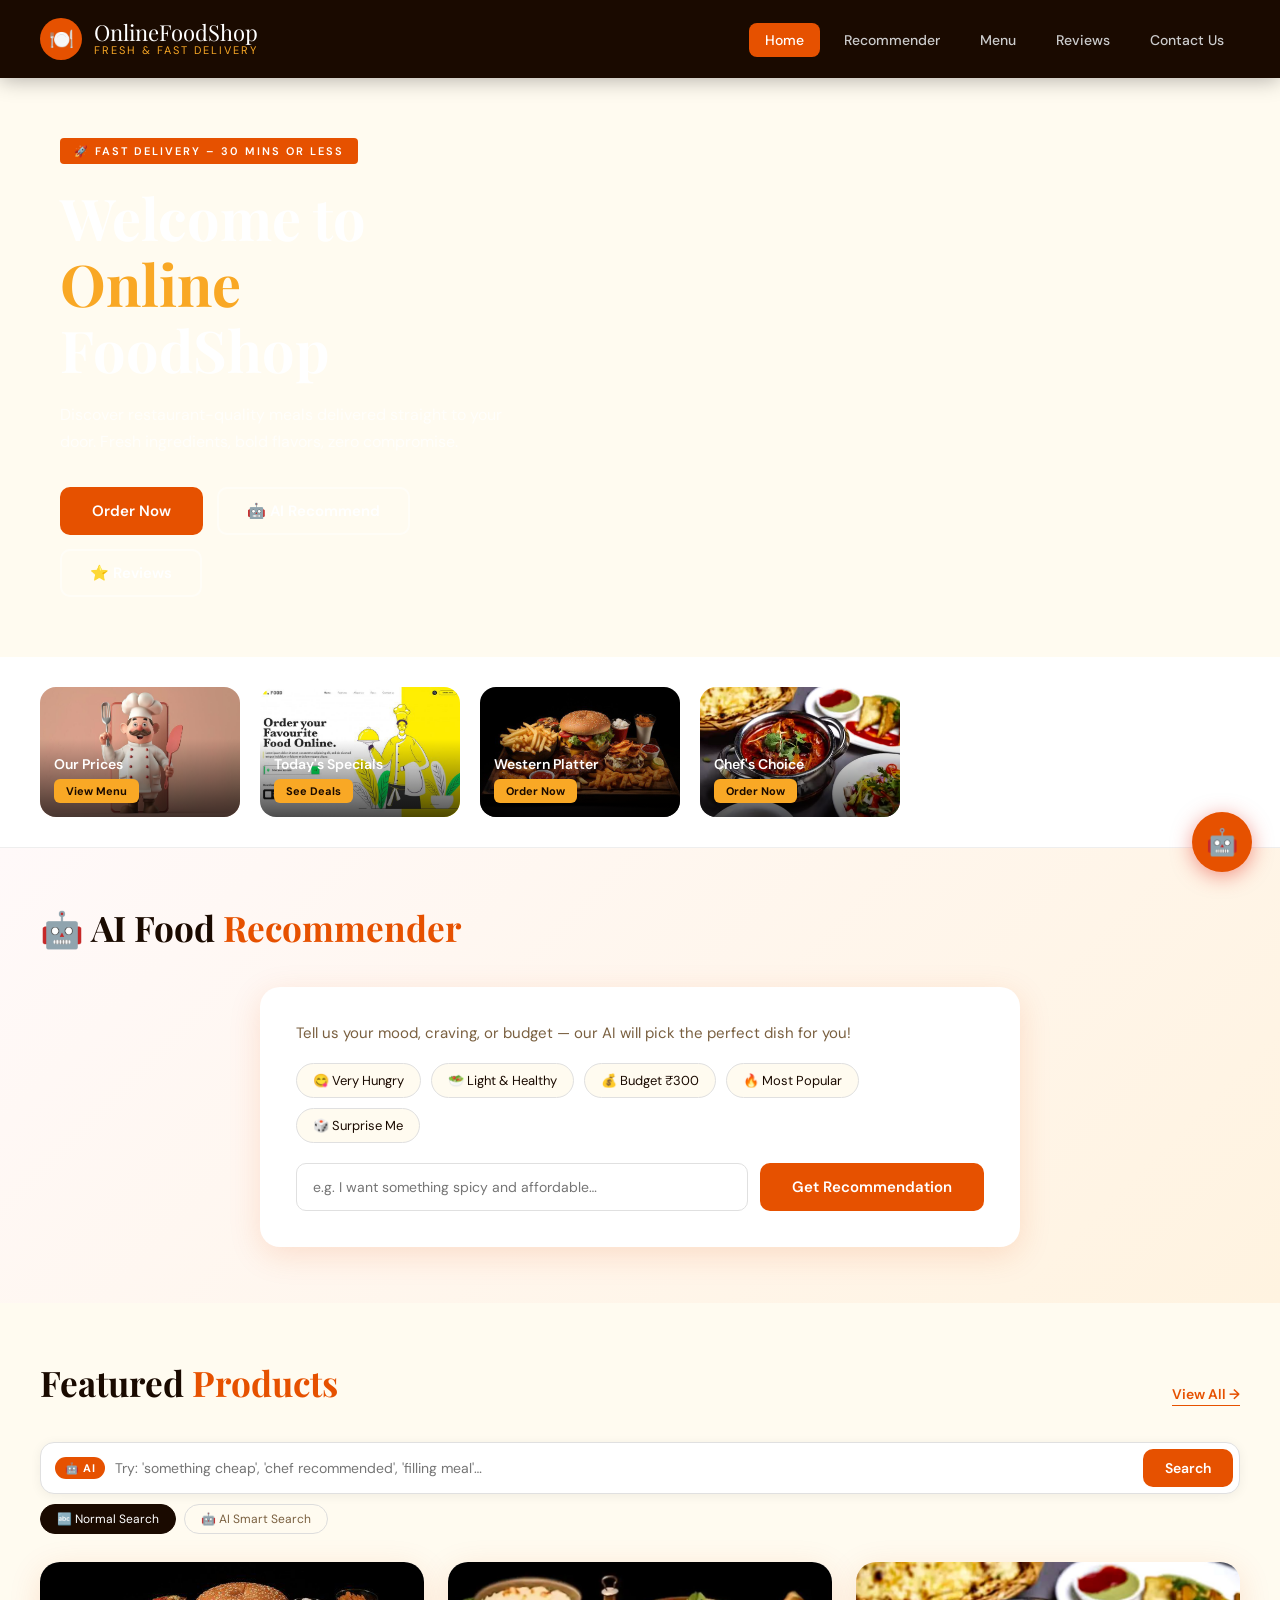
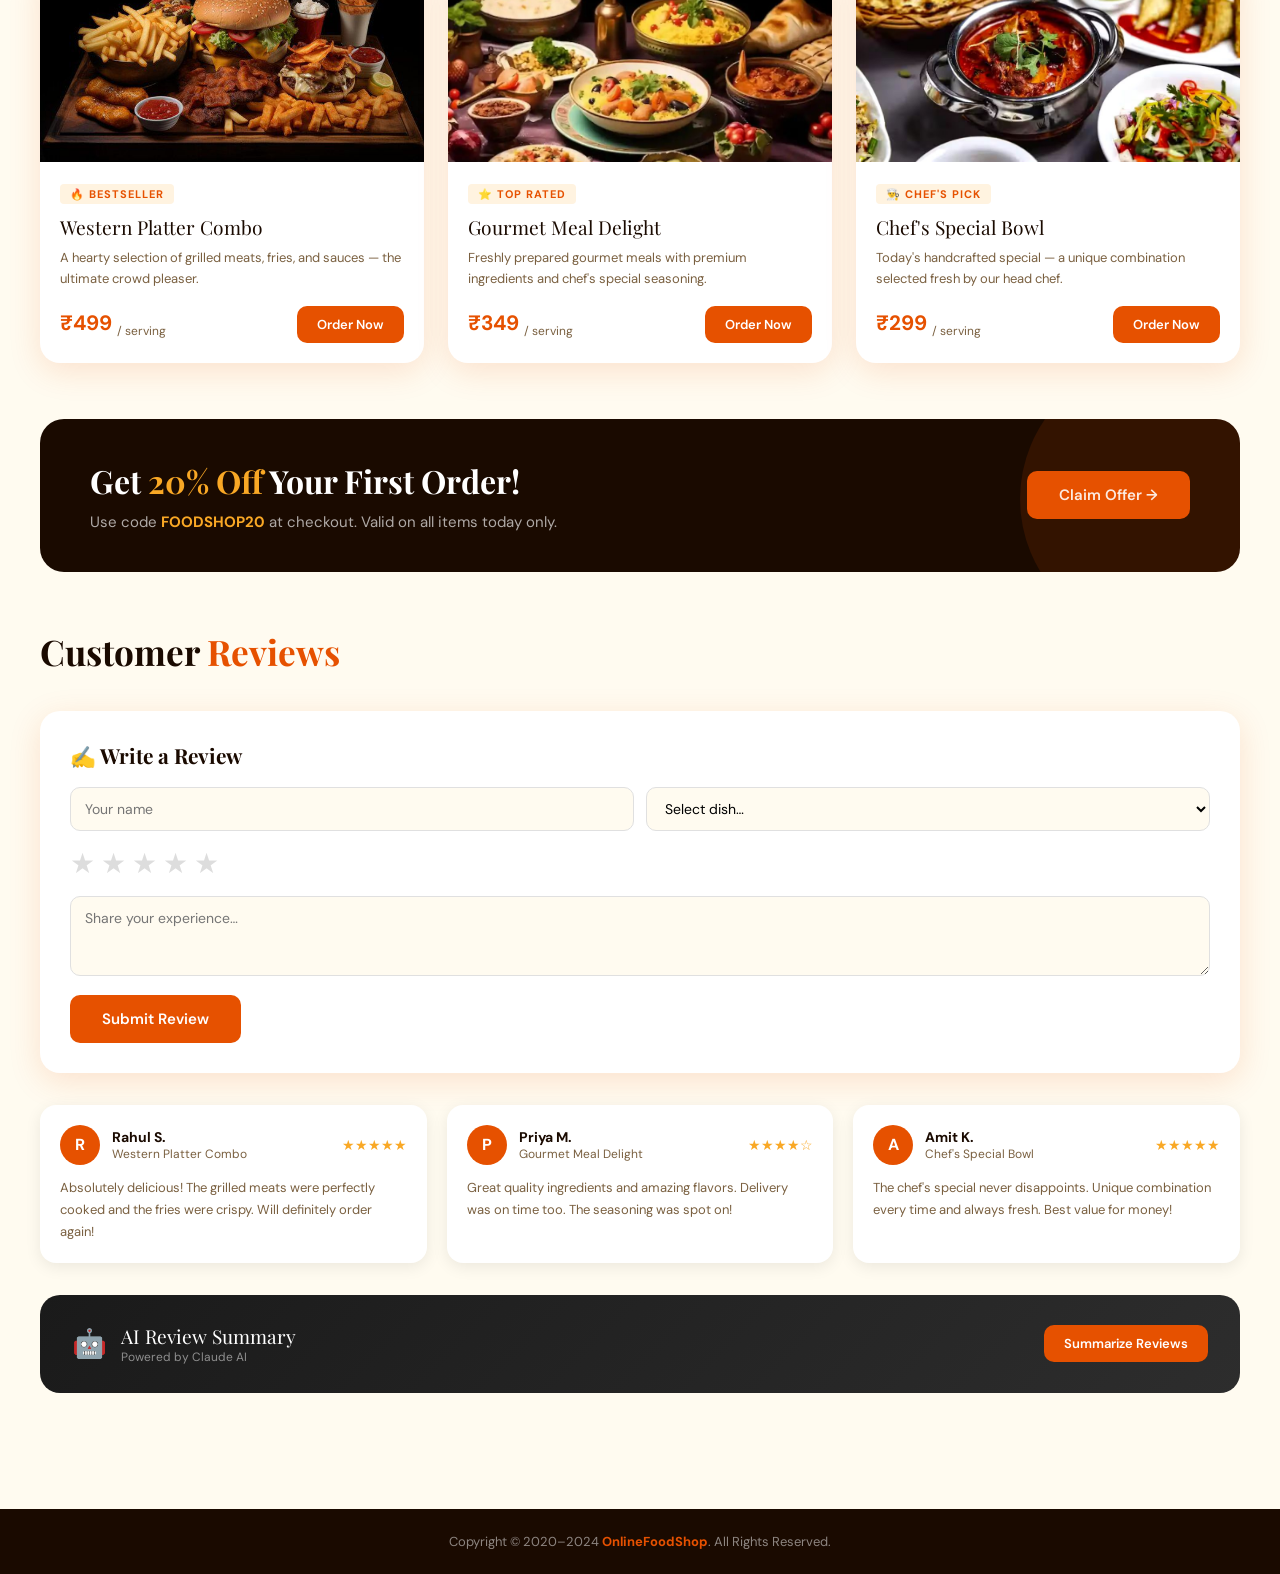
<file: index.html>
<!DOCTYPE html>
<html lang="en">
<head>
  <meta charset="UTF-8">
  <meta name="viewport" content="width=device-width, initial-scale=1.0">
  <title>OnlineFoodShop – Delicious Food Delivered</title>
  <link href="https://fonts.googleapis.com/css2?family=Playfair+Display:wght@700;900&family=DM+Sans:wght@400;500;600&display=swap" rel="stylesheet">
  <link rel="stylesheet" href="style.css">
</head>
<body>

  <!-- ── HEADER / NAV ── -->
  <header>
    <a class="logo" href="#">
      <div class="logo-icon">🍽️</div>
      <div class="logo-text">
        <span>OnlineFoodShop</span>
        <span>Fresh &amp; Fast Delivery</span>
      </div>
    </a>
    <nav>
      <button class="menu-toggle" id="menu-toggle" aria-label="Toggle navigation" aria-expanded="false" aria-controls="nav-menu">
        <span class="toggle-icon">☰</span>
      </button>
      <ul id="nav-menu">
        <li><a href="#" class="active">Home</a></li>
        <li><a href="#recommender">Recommender</a></li>
        <li><a href="#products">Menu</a></li>
        <li><a href="#reviews">Reviews</a></li>
        <li><a href="contact.html">Contact Us</a></li>
      </ul>
    </nav>
  </header>

  <!-- ── HERO ── -->
  <section class="hero">
    <div class="hero-bg"></div>
    <div class="hero-content">
      <span class="hero-tag">🚀 Fast Delivery – 30 mins or less</span>
      <h1>Welcome to <em>Online</em><br>FoodShop</h1>
      <p>Discover restaurant-quality meals delivered straight to your door. Fresh ingredients, bold flavors, zero compromise.</p>
      <div class="hero-btns">
        <a href="#products" class="btn-primary">Order Now</a>
        <a href="#recommender" class="btn-outline">🤖 AI Recommend</a>
        <a href="#reviews" class="btn-outline">⭐ Reviews</a>
      </div>
    </div>
  </section>

  <!-- ── QUICK LINKS ── -->
  <div class="quick-links">
    <div class="quick-card">
      <img src="ourprice.jfif" alt="Our Prices">
      <div class="quick-card-overlay">
        <div>
          <div class="quick-card-label">Our Prices</div>
          <button class="quick-card-btn" onclick="document.getElementById('products').scrollIntoView({behavior:'smooth'})">View Menu</button>
        </div>
      </div>
    </div>
    <div class="quick-card">
      <img src="todaysspeacial.jfif" alt="Today's Specials">
      <div class="quick-card-overlay">
        <div>
          <div class="quick-card-label">Today's Specials</div>
          <button class="quick-card-btn" onclick="showDeals()">See Deals</button>
        </div>
      </div>
    </div>
    <div class="quick-card">
      <img src="burger.jpeg" alt="Western Platter">
      <div class="quick-card-overlay">
        <div>
          <div class="quick-card-label">Western Platter</div>
          <button class="quick-card-btn" onclick="openOrder('Western Platter Combo', '₹499')">Order Now</button>
        </div>
      </div>
    </div>
    <div class="quick-card">
      <img src="chefchoice.jfif" alt="Chef's Choice">
      <div class="quick-card-overlay">
        <div>
          <div class="quick-card-label">Chef's Choice</div>
          <button class="quick-card-btn" onclick="openOrder(&quot;Chef's Special Bowl&quot;, '₹299')">Order Now</button>
        </div>
      </div>
    </div>
  </div>

  <!-- ══════════════════════════════════════
       AI FOOD RECOMMENDER SECTION
  ══════════════════════════════════════ -->
  <section class="section ai-section" id="recommender">
    <div class="section-header">
      <h2 class="section-title">🤖 AI Food <span>Recommender</span></h2>
    </div>
    <div class="recommender-card">
      <p class="recommender-desc">Tell us your mood, craving, or budget — our AI will pick the perfect dish for you!</p>
      <div class="recommender-tags">
        <button class="mood-tag" onclick="setMood('I am very hungry and want something filling')">😋 Very Hungry</button>
        <button class="mood-tag" onclick="setMood('I want something light and healthy')">🥗 Light & Healthy</button>
        <button class="mood-tag" onclick="setMood('I have a budget of ₹300')">💰 Budget ₹300</button>
        <button class="mood-tag" onclick="setMood('I want the most popular dish')">🔥 Most Popular</button>
        <button class="mood-tag" onclick="setMood('Surprise me with something special')">🎲 Surprise Me</button>
      </div>
      <div class="recommender-input-row">
        <input type="text" id="recommender-input" placeholder="e.g. I want something spicy and affordable…" autocomplete="off">
        <button class="btn-primary" id="recommender-btn" onclick="getRecommendation()">Get Recommendation</button>
      </div>
      <div class="recommender-result" id="recommender-result" style="display:none;">
        <div class="recommender-result-inner" id="recommender-result-text"></div>
      </div>
      <div class="ai-loading" id="recommender-loading" style="display:none;">
        <span class="dot"></span><span class="dot"></span><span class="dot"></span>
        <span style="margin-left:8px;color:var(--gray);font-size:13px;">AI is thinking…</span>
      </div>
    </div>
  </section>

  <!-- ══════════════════════════════════════
       FEATURED PRODUCTS + SMART SEARCH
  ══════════════════════════════════════ -->
  <section class="section" id="products">
    <div class="section-header">
      <h2 class="section-title">Featured <span>Products</span></h2>
      <a href="#" class="section-link">View All →</a>
    </div>

    <!-- AI SMART SEARCH -->
    <div class="smart-search-wrapper">
      <div class="smart-search-bar">
        <span class="search-ai-badge">🤖 AI</span>
        <input type="text" id="search-input" placeholder="Try: 'something cheap', 'chef recommended', 'filling meal'…" autocomplete="off">
        <button class="search-clear" id="search-clear" aria-label="Clear">✕</button>
        <button class="smart-search-btn" id="smart-search-btn" onclick="aiSearch()">Search</button>
      </div>
      <div class="search-mode-toggle">
        <button class="mode-btn active" id="mode-normal" onclick="setSearchMode('normal')">🔤 Normal Search</button>
        <button class="mode-btn" id="mode-ai" onclick="setSearchMode('ai')">🤖 AI Smart Search</button>
      </div>
      <div class="ai-search-result" id="ai-search-result" style="display:none;"></div>
    </div>

    <!-- PRODUCT GRID -->
    <div class="product-grid" id="product-grid">

      <div class="product-card" data-name="western platter combo" data-desc="grilled meats fries sauces bestseller" data-price="499">
        <img class="product-img" src="burger.jpeg" alt="Western Food Platter">
        <div class="product-info">
          <span class="product-badge">🔥 Bestseller</span>
          <div class="product-name">Western Platter Combo</div>
          <p class="product-desc">A hearty selection of grilled meats, fries, and sauces — the ultimate crowd pleaser.</p>
          <div class="product-footer">
            <div class="product-price">₹499 <sub>/ serving</sub></div>
            <button class="order-btn" onclick="openOrder('Western Platter Combo', '₹499')">Order Now</button>
          </div>
        </div>
      </div>

      <div class="product-card" data-name="gourmet meal delight" data-desc="premium ingredients chef seasoning top rated" data-price="349">
        <img class="product-img" src="food1.jpeg" alt="Gourmet Meal Delight">
        <div class="product-info">
          <span class="product-badge">⭐ Top Rated</span>
          <div class="product-name">Gourmet Meal Delight</div>
          <p class="product-desc">Freshly prepared gourmet meals with premium ingredients and chef's special seasoning.</p>
          <div class="product-footer">
            <div class="product-price">₹349 <sub>/ serving</sub></div>
            <button class="order-btn" onclick="openOrder('Gourmet Meal Delight', '₹349')">Order Now</button>
          </div>
        </div>
      </div>

      <div class="product-card" data-name="chef's special bowl" data-desc="handcrafted special chef pick unique" data-price="299">
        <img class="product-img" src="food3.jfif" alt="Chef's Special Bowl">
        <div class="product-info">
          <span class="product-badge">👨‍🍳 Chef's Pick</span>
          <div class="product-name">Chef's Special Bowl</div>
          <p class="product-desc">Today's handcrafted special — a unique combination selected fresh by our head chef.</p>
          <div class="product-footer">
            <div class="product-price">₹299 <sub>/ serving</sub></div>
            <button class="order-btn" onclick="openOrder('Chef\'s Special Bowl', '₹299')">Order Now</button>
          </div>
        </div>
      </div>

    </div>

    <div class="no-results" id="no-results">
      <span>🍽️</span>
      No dishes found. Try a different search!
    </div>

  </section>

  <!-- ── PROMO BANNER ── -->
  <div class="promo-banner">
    <div class="promo-text">
      <h2>Get <em>20% Off</em> Your First Order!</h2>
      <p>Use code <strong style="color:var(--gold)">FOODSHOP20</strong> at checkout. Valid on all items today only.</p>
    </div>
    <button class="btn-primary" style="white-space:nowrap">Claim Offer →</button>
  </div>

  <!-- ══════════════════════════════════════
       REVIEWS SECTION WITH AI SUMMARY
  ══════════════════════════════════════ -->
  <section class="section" id="reviews">
    <div class="section-header">
      <h2 class="section-title">Customer <span>Reviews</span></h2>
    </div>

    <!-- Write a review -->
    <div class="review-form-card">
      <h3 class="review-form-title">✍️ Write a Review</h3>
      <div class="review-form-row">
        <input type="text" id="review-name" placeholder="Your name" autocomplete="off">
        <select id="review-dish">
          <option value="">Select dish…</option>
          <option>Western Platter Combo</option>
          <option>Gourmet Meal Delight</option>
          <option>Chef's Special Bowl</option>
        </select>
      </div>
      <div class="star-rating" id="star-rating">
        <span class="star" data-val="1">★</span>
        <span class="star" data-val="2">★</span>
        <span class="star" data-val="3">★</span>
        <span class="star" data-val="4">★</span>
        <span class="star" data-val="5">★</span>
      </div>
      <textarea id="review-text" placeholder="Share your experience…" rows="3"></textarea>
      <button class="btn-primary" onclick="submitReview()">Submit Review</button>
    </div>

    <!-- Reviews list -->
    <div class="reviews-grid" id="reviews-grid">
      <!-- Sample reviews pre-loaded -->
      <div class="review-card">
        <div class="review-header">
          <div class="review-avatar">R</div>
          <div>
            <div class="review-name">Rahul S.</div>
            <div class="review-dish">Western Platter Combo</div>
          </div>
          <div class="review-stars">★★★★★</div>
        </div>
        <p class="review-text">Absolutely delicious! The grilled meats were perfectly cooked and the fries were crispy. Will definitely order again!</p>
      </div>
      <div class="review-card">
        <div class="review-header">
          <div class="review-avatar">P</div>
          <div>
            <div class="review-name">Priya M.</div>
            <div class="review-dish">Gourmet Meal Delight</div>
          </div>
          <div class="review-stars">★★★★☆</div>
        </div>
        <p class="review-text">Great quality ingredients and amazing flavors. Delivery was on time too. The seasoning was spot on!</p>
      </div>
      <div class="review-card">
        <div class="review-header">
          <div class="review-avatar">A</div>
          <div>
            <div class="review-name">Amit K.</div>
            <div class="review-dish">Chef's Special Bowl</div>
          </div>
          <div class="review-stars">★★★★★</div>
        </div>
        <p class="review-text">The chef's special never disappoints. Unique combination every time and always fresh. Best value for money!</p>
      </div>
    </div>

    <!-- AI Review Summary -->
    <div class="ai-summary-card">
      <div class="ai-summary-header">
        <span>🤖</span>
        <div>
          <div class="ai-summary-title">AI Review Summary</div>
          <div class="ai-summary-sub">Powered by Claude AI</div>
        </div>
        <button class="btn-primary" id="summarize-btn" onclick="summarizeReviews()" style="margin-left:auto;padding:10px 20px;font-size:13px;">
          Summarize Reviews
        </button>
      </div>
      <div class="ai-summary-result" id="ai-summary-result" style="display:none;"></div>
      <div class="ai-loading" id="summary-loading" style="display:none;">
        <span class="dot"></span><span class="dot"></span><span class="dot"></span>
        <span style="margin-left:8px;color:var(--gray);font-size:13px;">AI is analyzing reviews…</span>
      </div>
    </div>

  </section>

  <!-- ── FOOTER ── -->
  <footer>
    <p>Copyright &copy; 2020–2024 <strong>OnlineFoodShop</strong>. All Rights Reserved.</p>
  </footer>

  <!-- ══════════════════════════════════════
       AI CHATBOT WIDGET
  ══════════════════════════════════════ -->
  <div class="chat-widget" id="chat-widget">
    <button class="chat-toggle" id="chat-toggle" aria-label="Open chat">
      <span class="chat-toggle-icon" id="chat-toggle-icon">🤖</span>
    </button>
    <div class="chat-window" id="chat-window">
      <div class="chat-header">
        <div class="chat-header-info">
          <div class="chat-avatar">🤖</div>
          <div>
            <div class="chat-name">FoodBot AI</div>
            <div class="chat-status">● Online</div>
          </div>
        </div>
        <button class="chat-close" id="chat-close">✕</button>
      </div>
      <div class="chat-messages" id="chat-messages">
        <div class="chat-msg bot">
          <div class="chat-bubble">
            👋 Hi! I'm <strong>FoodBot</strong>!<br><br>
            Ask me about menu, prices, delivery or offers 🍽️
          </div>
        </div>
        <div class="chat-suggestions" id="chat-suggestions">
          <button class="suggestion-btn" onclick="sendSuggestion('What dishes do you have?')">🍽️ Menu</button>
          <button class="suggestion-btn" onclick="sendSuggestion('What are your prices?')">💰 Prices</button>
          <button class="suggestion-btn" onclick="sendSuggestion('How fast is delivery?')">🚚 Delivery</button>
          <button class="suggestion-btn" onclick="sendSuggestion('Any offers today?')">🎉 Offers</button>
        </div>
      </div>
      <div class="chat-input-area">
        <input type="text" id="chat-input" placeholder="Ask me anything…" autocomplete="off">
        <button class="chat-send" id="chat-send">➤</button>
      </div>
      <div class="chat-api-notice" id="chat-api-notice">
        ⚠️ Add your Claude API key in <code>script.js</code>
      </div>
    </div>
  </div>

  <!-- ══════════════════════════════════════
       ORDER FORM POPUP
  ══════════════════════════════════════ -->
  <div class="order-overlay" id="order-overlay" onclick="closeOrder()"></div>

  <div class="order-popup" id="order-popup">

    <!-- Header -->
    <div class="order-popup-header">
      <div class="order-popup-title">
        <span>🛒</span>
        <div>
          <div class="order-popup-name">Place Your Order</div>
          <div class="order-popup-sub" id="order-dish-label">Western Platter Combo</div>
        </div>
      </div>
      <button class="order-popup-close" onclick="closeOrder()">✕</button>
    </div>

    <!-- Body -->
    <div class="order-popup-body">

      <!-- Dish summary -->
      <div class="order-dish-summary" id="order-dish-summary">
        <div class="order-dish-info">
          <span class="order-dish-name" id="order-dish-name">Western Platter Combo</span>
          <span class="order-dish-price" id="order-dish-price">₹499</span>
        </div>
        <div class="order-qty-row">
          <span class="order-qty-label">Quantity:</span>
          <div class="order-qty-controls">
            <button class="qty-btn" onclick="changeQty(-1)">−</button>
            <span class="qty-value" id="qty-value">1</span>
            <button class="qty-btn" onclick="changeQty(1)">+</button>
          </div>
          <span class="order-total" id="order-total">Total: ₹499</span>
        </div>
      </div>

      <!-- Customer details -->
      <div class="order-form-grid">
        <div class="order-form-group">
          <label>👤 Full Name</label>
          <input type="text" id="order-name" placeholder="Enter your full name" autocomplete="off">
        </div>
        <div class="order-form-group">
          <label>📱 Phone Number</label>
          <input type="tel" id="order-phone" placeholder="Enter your phone number" autocomplete="off">
        </div>
      </div>

      <div class="order-form-group">
        <label>📍 Delivery Address</label>
        <textarea id="order-address" placeholder="Enter your full delivery address…" rows="2"></textarea>
      </div>

      <div class="order-form-grid">
        <div class="order-form-group">
          <label>🕐 Delivery Time</label>
          <select id="order-time">
            <option value="">Select time…</option>
            <option>As soon as possible (30 mins)</option>
            <option>In 1 hour</option>
            <option>In 2 hours</option>
            <option>Schedule for later</option>
          </select>
        </div>
        <div class="order-form-group">
          <label>💳 Payment Method</label>
          <select id="order-payment">
            <option value="">Select payment…</option>
            <option>Cash on Delivery</option>
            <option>Online Payment (UPI)</option>
            <option>Credit / Debit Card</option>
            <option>Net Banking</option>
          </select>
        </div>
      </div>

      <div class="order-form-group">
        <label>📝 Special Instructions (Optional)</label>
        <textarea id="order-notes" placeholder="Any special requests? e.g. less spicy, extra sauce…" rows="2"></textarea>
      </div>

      <!-- Promo code -->
      <div class="order-promo-row">
        <input type="text" id="order-promo" placeholder="Have a promo code? e.g. FOODSHOP20">
        <button class="order-promo-btn" onclick="applyPromo()">Apply</button>
      </div>
      <div class="order-promo-msg" id="order-promo-msg"></div>

    </div>

    <!-- Footer -->
    <div class="order-popup-footer">
      <div class="order-final-total" id="order-final-total">Total Payable: ₹499</div>
      <div class="order-footer-btns">
        <button class="order-cancel-btn" onclick="closeOrder()">Cancel</button>
        <button class="order-submit-btn" id="order-submit-btn" onclick="submitOrder()">
          🚀 Confirm Order
        </button>
      </div>
    </div>

  </div>

  <!-- Order Success Popup -->
  <div class="order-success" id="order-success" style="display:none;">
    <div class="order-success-icon">🎉</div>
    <div class="order-success-title">Order Placed Successfully!</div>
    <div class="order-success-msg" id="order-success-msg"></div>
    <button class="btn-primary" onclick="closeSuccess()">Continue Shopping</button>
  </div>

  <script src="script.js"></script>
</body>
</html>
</file>
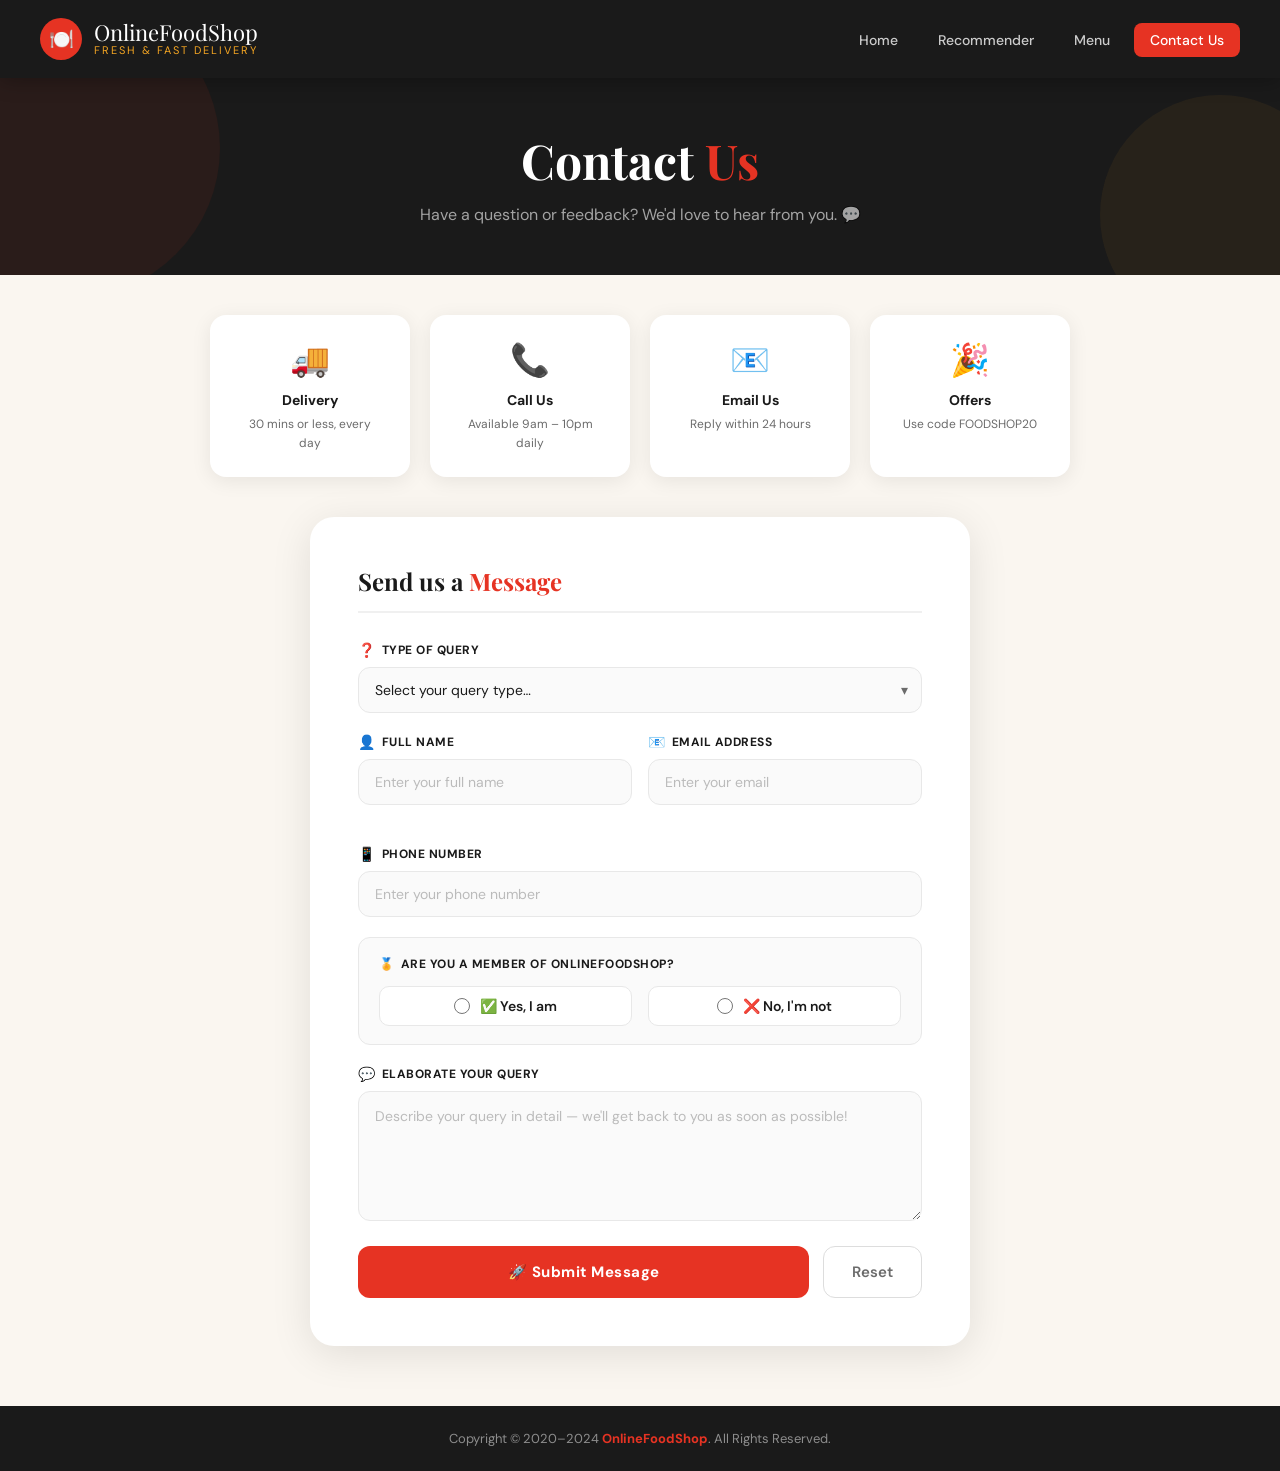
<file: contact.html>
<!DOCTYPE html>
<html lang="en">
<head>
  <meta charset="UTF-8">
  <meta name="viewport" content="width=device-width, initial-scale=1.0">
  <title>Contact Us – OnlineFoodShop</title>
  <link href="https://fonts.googleapis.com/css2?family=Playfair+Display:wght@700&family=DM+Sans:wght@400;500;600&display=swap" rel="stylesheet">
  <style>
    :root {
      --red: #e63323;
      --dark: #1a1a1a;
      --cream: #faf6f0;
      --gold: #f5a623;
      --gray: #6b6b6b;
      --white: #ffffff;
    }

    * { margin: 0; padding: 0; box-sizing: border-box; }

    body {
      font-family: 'DM Sans', sans-serif;
      background: var(--cream);
      color: var(--dark);
      min-height: 100vh;
    }

    /* ── HEADER ── */
    header {
      background: var(--dark);
      padding: 18px 40px;
      display: flex;
      align-items: center;
      justify-content: space-between;
      position: sticky;
      top: 0;
      z-index: 100;
      box-shadow: 0 2px 20px rgba(0,0,0,0.3);
    }

    .logo {
      display: flex;
      align-items: center;
      gap: 12px;
      text-decoration: none;
    }

    .logo-icon {
      width: 42px; height: 42px;
      background: var(--red);
      border-radius: 50%;
      display: flex; align-items: center; justify-content: center;
      font-size: 20px;
    }

    .logo-text { display: flex; flex-direction: column; }

    .logo-text span:first-child {
      font-family: 'Playfair Display', serif;
      font-size: 22px;
      color: var(--white);
      line-height: 1;
    }

    .logo-text span:last-child {
      font-size: 11px;
      color: var(--gold);
      letter-spacing: 2px;
      text-transform: uppercase;
    }

    nav ul {
      list-style: none;
      display: flex;
      gap: 8px;
    }

    nav ul li a {
      color: #ccc;
      text-decoration: none;
      font-size: 14px;
      font-weight: 500;
      padding: 8px 16px;
      border-radius: 8px;
      transition: all 0.2s;
    }

    nav ul li a:hover,
    nav ul li a.active {
      background: var(--red);
      color: var(--white);
    }

    /* ── HERO BANNER ── */
    .contact-hero {
      background: var(--dark);
      padding: 50px 40px;
      text-align: center;
      position: relative;
      overflow: hidden;
    }

    .contact-hero::before {
      content: '';
      position: absolute;
      left: -80px; top: -80px;
      width: 300px; height: 300px;
      background: var(--red);
      border-radius: 50%;
      opacity: 0.08;
    }

    .contact-hero::after {
      content: '';
      position: absolute;
      right: -60px; bottom: -60px;
      width: 240px; height: 240px;
      background: var(--gold);
      border-radius: 50%;
      opacity: 0.06;
    }

    .contact-hero h1 {
      font-family: 'Playfair Display', serif;
      font-size: 3rem;
      color: var(--white);
      margin-bottom: 12px;
      position: relative;
      z-index: 1;
    }

    .contact-hero h1 span { color: var(--red); }

    .contact-hero p {
      color: rgba(255,255,255,0.6);
      font-size: 16px;
      position: relative;
      z-index: 1;
    }

    /* ── INFO CARDS ── */
    .info-cards {
      display: flex;
      gap: 20px;
      padding: 40px 40px 0;
      justify-content: center;
      flex-wrap: wrap;
    }

    .info-card {
      background: var(--white);
      border-radius: 16px;
      padding: 24px 28px;
      text-align: center;
      flex: 1;
      min-width: 160px;
      max-width: 200px;
      box-shadow: 0 4px 20px rgba(0,0,0,0.08);
      transition: transform 0.2s;
    }

    .info-card:hover { transform: translateY(-4px); }

    .info-card-icon {
      font-size: 32px;
      margin-bottom: 10px;
    }

    .info-card-title {
      font-weight: 700;
      font-size: 14px;
      margin-bottom: 6px;
    }

    .info-card-text {
      font-size: 12px;
      color: var(--gray);
      line-height: 1.6;
    }

    /* ── CONTACT FORM ── */
    .contact-wrapper {
      max-width: 700px;
      margin: 40px auto 60px;
      padding: 0 20px;
    }

    .contact-card {
      background: var(--white);
      border-radius: 24px;
      padding: 48px;
      box-shadow: 0 8px 40px rgba(0,0,0,0.1);
    }

    .form-section-title {
      font-family: 'Playfair Display', serif;
      font-size: 1.5rem;
      margin-bottom: 28px;
      padding-bottom: 14px;
      border-bottom: 2px solid #f0f0f0;
    }

    .form-section-title span { color: var(--red); }

    .form-row {
      display: flex;
      gap: 16px;
      margin-bottom: 20px;
    }

    .form-group {
      flex: 1;
      margin-bottom: 20px;
    }

    .form-group.full { width: 100%; }

    .form-group label {
      display: flex;
      align-items: center;
      gap: 6px;
      font-size: 12px;
      font-weight: 700;
      color: var(--dark);
      margin-bottom: 8px;
      letter-spacing: 0.5px;
      text-transform: uppercase;
    }

    .form-group label .lbl-icon { font-size: 14px; }

    .form-group input,
    .form-group select,
    .form-group textarea {
      width: 100%;
      padding: 13px 16px;
      border: 1.5px solid #e8e8e8;
      border-radius: 12px;
      font-family: 'DM Sans', sans-serif;
      font-size: 14px;
      color: var(--dark);
      background: #fafafa;
      outline: none;
      transition: border-color 0.2s, box-shadow 0.2s, background 0.2s;
      appearance: none;
    }

    .form-group input:focus,
    .form-group select:focus,
    .form-group textarea:focus {
      border-color: var(--red);
      box-shadow: 0 0 0 3px rgba(230,51,35,0.1);
      background: var(--white);
    }

    .form-group textarea {
      resize: vertical;
      min-height: 130px;
      line-height: 1.6;
    }

    ::placeholder { color: #bbb; }

    /* Select arrow */
    .select-wrapper {
      position: relative;
    }

    .select-wrapper::after {
      content: '▾';
      position: absolute;
      right: 14px;
      top: 50%;
      transform: translateY(-50%);
      color: var(--gray);
      pointer-events: none;
      font-size: 14px;
    }

    /* Radio group */
    .radio-group {
      background: #fafafa;
      border: 1.5px solid #e8e8e8;
      border-radius: 12px;
      padding: 18px 20px;
      margin-bottom: 20px;
    }

    .radio-group-label {
      font-size: 12px;
      font-weight: 700;
      text-transform: uppercase;
      letter-spacing: 0.5px;
      color: var(--dark);
      margin-bottom: 14px;
      display: flex;
      align-items: center;
      gap: 6px;
    }

    .radio-options {
      display: flex;
      gap: 16px;
    }

    .radio-option {
      display: flex;
      align-items: center;
      gap: 10px;
      cursor: pointer;
      background: var(--white);
      border: 1.5px solid #e8e8e8;
      border-radius: 10px;
      padding: 10px 20px;
      transition: all 0.2s;
      flex: 1;
      justify-content: center;
    }

    .radio-option:hover {
      border-color: var(--red);
      background: #fff5f4;
    }

    .radio-option input[type="radio"] {
      width: 16px; height: 16px;
      accent-color: var(--red);
      cursor: pointer;
      margin: 0;
    }

    .radio-option span {
      font-size: 14px;
      font-weight: 600;
    }

    /* Form actions */
    .form-actions {
      display: flex;
      gap: 14px;
      margin-top: 10px;
    }

    .btn-submit {
      flex: 1;
      background: var(--red);
      color: white;
      border: none;
      padding: 15px;
      border-radius: 12px;
      font-family: 'DM Sans', sans-serif;
      font-size: 15px;
      font-weight: 700;
      cursor: pointer;
      letter-spacing: 0.5px;
      transition: background 0.2s, transform 0.2s, box-shadow 0.2s;
    }

    .btn-submit:hover {
      background: #c0271a;
      transform: translateY(-2px);
      box-shadow: 0 6px 20px rgba(230,51,35,0.35);
    }

    .btn-reset {
      background: transparent;
      color: var(--gray);
      border: 1.5px solid #ddd;
      padding: 15px 28px;
      border-radius: 12px;
      font-family: 'DM Sans', sans-serif;
      font-size: 15px;
      font-weight: 600;
      cursor: pointer;
      transition: all 0.2s;
    }

    .btn-reset:hover {
      border-color: var(--dark);
      color: var(--dark);
    }

    /* ── FOOTER ── */
    footer {
      background: var(--dark);
      color: rgba(255,255,255,0.5);
      text-align: center;
      padding: 24px 40px;
      font-size: 13px;
    }

    footer strong { color: var(--red); }

    /* ── RESPONSIVE ── */
    @media (max-width: 768px) {
      header { padding: 14px 20px; }
      nav ul { display: none; }
      .contact-hero { padding: 36px 20px; }
      .contact-hero h1 { font-size: 2.2rem; }
      .info-cards { padding: 24px 20px 0; }
      .contact-card { padding: 28px 22px; }
      .form-row { flex-direction: column; gap: 0; }
      .form-actions { flex-direction: column; }
      .radio-options { flex-direction: column; }
    }
  </style>
</head>
<body>

  <!-- HEADER -->
  <header>
    <a class="logo" href="index.html">
      <div class="logo-icon">🍽️</div>
      <div class="logo-text">
        <span>OnlineFoodShop</span>
        <span>Fresh &amp; Fast Delivery</span>
      </div>
    </a>
    <nav>
      <ul>
        <li><a href="index.html">Home</a></li>
        <li><a href="index.html#recommender">Recommender</a></li>
        <li><a href="index.html#products">Menu</a></li>
        <li><a href="contact.html" class="active">Contact Us</a></li>
      </ul>
    </nav>
  </header>

  <!-- HERO BANNER -->
  <div class="contact-hero">
    <h1>Contact <span>Us</span></h1>
    <p>Have a question or feedback? We'd love to hear from you. 💬</p>
  </div>

  <!-- INFO CARDS -->
  <div class="info-cards">
    <div class="info-card">
      <div class="info-card-icon">🚚</div>
      <div class="info-card-title">Delivery</div>
      <div class="info-card-text">30 mins or less, every day</div>
    </div>
    <div class="info-card">
      <div class="info-card-icon">📞</div>
      <div class="info-card-title">Call Us</div>
      <div class="info-card-text">Available 9am – 10pm daily</div>
    </div>
    <div class="info-card">
      <div class="info-card-icon">📧</div>
      <div class="info-card-title">Email Us</div>
      <div class="info-card-text">Reply within 24 hours</div>
    </div>
    <div class="info-card">
      <div class="info-card-icon">🎉</div>
      <div class="info-card-title">Offers</div>
      <div class="info-card-text">Use code FOODSHOP20</div>
    </div>
  </div>

  <!-- CONTACT FORM -->
  <div class="contact-wrapper">
    <div class="contact-card">
      <h2 class="form-section-title">Send us a <span>Message</span></h2>

      <form action="#" method="post">

        <!-- Query type -->
        <div class="form-group full">
          <label><span class="lbl-icon">❓</span> Type of Query</label>
          <div class="select-wrapper">
            <select name="myQuery" id="query">
              <option value="" selected disabled>Select your query type…</option>
              <option value="ord">🛒 Order Related Issues</option>
              <option value="site">💻 Site Related Issues</option>
              <option value="complaint">📢 Complaint Related Issues</option>
              <option value="others">💬 Others</option>
            </select>
          </div>
        </div>

        <!-- Name + Email side by side -->
        <div class="form-row">
          <div class="form-group">
            <label><span class="lbl-icon">👤</span> Full Name</label>
            <input type="text" name="myName" id="name" placeholder="Enter your full name" required>
          </div>
          <div class="form-group">
            <label><span class="lbl-icon">📧</span> Email Address</label>
            <input type="email" name="myEmail" id="email" placeholder="Enter your email" required>
          </div>
        </div>

        <!-- Phone -->
        <div class="form-group full">
          <label><span class="lbl-icon">📱</span> Phone Number</label>
          <input type="tel" name="myPhone" id="phone" placeholder="Enter your phone number">
        </div>

        <!-- Membership radio -->
        <div class="radio-group">
          <div class="radio-group-label">
            <span>🏅</span> Are you a member of OnlineFoodShop?
          </div>
          <div class="radio-options">
            <label class="radio-option">
              <input type="radio" name="eligible" value="yes">
              <span>✅ Yes, I am</span>
            </label>
            <label class="radio-option">
              <input type="radio" name="eligible" value="no">
              <span>❌ No, I'm not</span>
            </label>
          </div>
        </div>

        <!-- Message -->
        <div class="form-group full">
          <label><span class="lbl-icon">💬</span> Elaborate Your Query</label>
          <textarea name="myMessage" id="message" placeholder="Describe your query in detail — we'll get back to you as soon as possible!"></textarea>
        </div>

        <!-- Buttons -->
        <div class="form-actions">
          <button type="submit" class="btn-submit">🚀 Submit Message</button>
          <button type="reset" class="btn-reset">Reset</button>
        </div>

      </form>
    </div>
  </div>

  <!-- FOOTER -->
  <footer>
    <p>Copyright &copy; 2020–2024 <strong>OnlineFoodShop</strong>. All Rights Reserved.</p>
  </footer>

</body>
</html>
</file>
<file: style.css>
/* ── CSS VARIABLES ── */
:root {
  --red: #e65100;
  --dark: #1a0a00;
  --cream: #fffbf0;
  --gold: #f9a825;
  --gray: #7a6040;
  --white: #ffffff;
  --card-shadow: 0 8px 32px rgba(230,81,0,0.15);
}
/* ── RESET ── */
* { margin: 0; padding: 0; box-sizing: border-box; }

body {
  font-family: 'DM Sans', sans-serif;
  background: var(--cream);
  color: var(--dark);
  overflow-x: hidden;
}

/* ────────────────────────────────────────
   HEADER & NAV
──────────────────────────────────────── */
header {
  background: var(--dark);
  padding: 18px 40px;
  display: flex;
  align-items: center;
  justify-content: space-between;
  position: sticky;
  top: 0;
  z-index: 100;
  box-shadow: 0 2px 20px rgba(0,0,0,0.3);
}

.logo {
  display: flex;
  align-items: center;
  gap: 12px;
  text-decoration: none;
}

.logo-icon {
  width: 42px; height: 42px;
  background: var(--red);
  border-radius: 50%;
  display: flex; align-items: center; justify-content: center;
  font-size: 20px;
}

.logo-text { display: flex; flex-direction: column; }

.logo-text span:first-child {
  font-family: 'Playfair Display', serif;
  font-size: 22px;
  color: var(--white);
  line-height: 1;
}

.logo-text span:last-child {
  font-size: 11px;
  color: var(--gold);
  letter-spacing: 2px;
  text-transform: uppercase;
}

nav ul {
  list-style: none;
  display: flex;
  gap: 8px;
}

nav ul li a {
  color: #ccc;
  text-decoration: none;
  font-size: 14px;
  font-weight: 500;
  padding: 8px 16px;
  border-radius: 8px;
  transition: all 0.2s;
}

nav ul li a:hover,
nav ul li a.active {
  background: var(--red);
  color: var(--white);
}

/* ────────────────────────────────────────
   BUTTONS
──────────────────────────────────────── */
.btn-primary {
  background: var(--red);
  color: white;
  border: none;
  padding: 14px 32px;
  border-radius: 10px;
  font-family: 'DM Sans', sans-serif;
  font-size: 15px;
  font-weight: 600;
  cursor: pointer;
  transition: transform 0.2s, box-shadow 0.2s;
  text-decoration: none;
  display: inline-block;
}

.btn-primary:hover {
  transform: translateY(-2px);
  box-shadow: 0 6px 20px rgba(230,51,35,0.45);
}

.btn-outline {
  background: transparent;
  color: white;
  border: 2px solid rgba(255,255,255,0.5);
  padding: 12px 28px;
  border-radius: 10px;
  font-family: 'DM Sans', sans-serif;
  font-size: 15px;
  font-weight: 600;
  cursor: pointer;
  transition: all 0.2s;
  text-decoration: none;
  display: inline-block;
}

.btn-outline:hover {
  border-color: white;
  background: rgba(255,255,255,0.1);
}

/* ────────────────────────────────────────
   HERO
──────────────────────────────────────── */
.hero {
  position: relative;
  min-height: 520px;
  display: flex;
  align-items: center;
  overflow: hidden;
}

.hero-bg {
  position: absolute;
  inset: 0;
  background: url('https://media.geeksforgeeks.org/wp-content/uploads/20240711124309/8513909_3941598-(2).jpg') center / cover no-repeat;
  filter: brightness(0.45);
}

.hero-content {
  position: relative;
  z-index: 2;
  padding: 60px;
  max-width: 600px;
}

.hero-tag {
  display: inline-block;
  background: var(--red);
  color: white;
  font-size: 11px;
  font-weight: 600;
  letter-spacing: 2px;
  text-transform: uppercase;
  padding: 6px 14px;
  border-radius: 4px;
  margin-bottom: 20px;
}

.hero h1 {
  font-family: 'Playfair Display', serif;
  font-size: clamp(2.4rem, 5vw, 3.6rem);
  color: var(--white);
  line-height: 1.15;
  margin-bottom: 18px;
}

.hero h1 em { color: var(--gold); font-style: normal; }

.hero p {
  color: rgba(255,255,255,0.75);
  font-size: 16px;
  line-height: 1.7;
  margin-bottom: 32px;
}

.hero-btns { display: flex; gap: 14px; flex-wrap: wrap; }

/* ────────────────────────────────────────
   QUICK LINKS
──────────────────────────────────────── */
.quick-links {
  display: flex;
  gap: 20px;
  padding: 30px 40px;
  background: var(--white);
  border-bottom: 1px solid #eee;
  overflow-x: auto;
}

.quick-card {
  flex: 0 0 auto;
  position: relative;
  width: 200px; height: 130px;
  border-radius: 16px;
  overflow: hidden;
  cursor: pointer;
  transition: transform 0.25s;
}

.quick-card:hover { transform: translateY(-4px); }

.quick-card img { width: 100%; height: 100%; object-fit: cover; display: block; }

.quick-card-overlay {
  position: absolute;
  inset: 0;
  background: linear-gradient(to top, rgba(0,0,0,0.7) 0%, transparent 60%);
  display: flex;
  align-items: flex-end;
  padding: 14px;
}

.quick-card-label { color: white; font-size: 14px; font-weight: 600; }

.quick-card-btn {
  display: block;
  margin-top: 6px;
  background: var(--gold);
  color: var(--dark);
  border: none;
  padding: 5px 12px;
  border-radius: 6px;
  font-size: 11px;
  font-weight: 700;
  cursor: pointer;
  font-family: 'DM Sans', sans-serif;
}

/* ────────────────────────────────────────
   SECTION SHARED
──────────────────────────────────────── */
.section { padding: 56px 40px; }

.ai-section { background: linear-gradient(135deg, #fff9f9 0%, #fff3e0 100%); }

.section-header {
  display: flex;
  align-items: flex-end;
  justify-content: space-between;
  margin-bottom: 36px;
}

.section-title {
  font-family: 'Playfair Display', serif;
  font-size: 2.2rem;
  color: var(--dark);
}

.section-title span { color: var(--red); }

.section-link {
  color: var(--red);
  text-decoration: none;
  font-size: 14px;
  font-weight: 600;
  border-bottom: 1px solid var(--red);
  padding-bottom: 2px;
}

/* ────────────────────────────────────────
   AI LOADING DOTS (shared)
──────────────────────────────────────── */
.ai-loading {
  display: flex;
  align-items: center;
  padding: 14px 0;
}

.dot {
  width: 8px; height: 8px;
  background: var(--red);
  border-radius: 50%;
  margin-right: 5px;
  animation: bounce 1.2s infinite;
}

.dot:nth-child(2) { animation-delay: 0.2s; }
.dot:nth-child(3) { animation-delay: 0.4s; }

@keyframes bounce {
  0%, 80%, 100% { transform: translateY(0); }
  40%           { transform: translateY(-8px); }
}

/* ────────────────────────────────────────
   AI FOOD RECOMMENDER
──────────────────────────────────────── */
.recommender-card {
  background: var(--white);
  border-radius: 20px;
  padding: 36px;
  box-shadow: var(--card-shadow);
  max-width: 760px;
  margin: 0 auto;
}

.recommender-desc {
  color: var(--gray);
  font-size: 15px;
  margin-bottom: 20px;
}

.recommender-tags {
  display: flex;
  flex-wrap: wrap;
  gap: 10px;
  margin-bottom: 20px;
}

.mood-tag {
  background: var(--cream);
  border: 1.5px solid #e0e0e0;
  border-radius: 22px;
  padding: 8px 16px;
  font-size: 13px;
  font-family: 'DM Sans', sans-serif;
  cursor: pointer;
  transition: all 0.2s;
  color: var(--dark);
}

.mood-tag:hover {
  border-color: var(--red);
  background: #fff5f4;
  color: var(--red);
}

.mood-tag.active {
  background: var(--red);
  border-color: var(--red);
  color: white;
}

.recommender-input-row {
  display: flex;
  gap: 12px;
}

.recommender-input-row input {
  flex: 1;
  padding: 13px 16px;
  border: 1.5px solid #e0e0e0;
  border-radius: 10px;
  font-family: 'DM Sans', sans-serif;
  font-size: 14px;
  outline: none;
  transition: border-color 0.2s;
}

.recommender-input-row input:focus { border-color: var(--red); }

.recommender-result {
  margin-top: 20px;
  background: linear-gradient(135deg, #fff5f4, #fff9f0);
  border: 1.5px solid #ffd0cc;
  border-radius: 14px;
  padding: 20px 24px;
}

.recommender-result-inner {
  font-size: 15px;
  line-height: 1.8;
  color: var(--dark);
}

/* ────────────────────────────────────────
   SMART SEARCH
──────────────────────────────────────── */
.smart-search-wrapper { margin-bottom: 28px; }

.smart-search-bar {
  display: flex;
  align-items: center;
  gap: 10px;
  background: var(--white);
  border: 1.5px solid #e0e0e0;
  border-radius: 14px;
  padding: 6px 6px 6px 14px;
  box-shadow: 0 2px 12px rgba(0,0,0,0.06);
  transition: border-color 0.2s;
}

.smart-search-bar:focus-within { border-color: var(--red); }

.search-ai-badge {
  background: var(--red);
  color: white;
  font-size: 11px;
  font-weight: 700;
  padding: 4px 10px;
  border-radius: 20px;
  white-space: nowrap;
  letter-spacing: 0.5px;
}

.smart-search-bar input {
  flex: 1;
  border: none;
  outline: none;
  font-family: 'DM Sans', sans-serif;
  font-size: 14px;
  background: transparent;
  color: var(--dark);
}

.search-clear {
  background: #eee;
  border: none;
  border-radius: 50%;
  width: 26px; height: 26px;
  font-size: 12px;
  cursor: pointer;
  display: none;
  align-items: center;
  justify-content: center;
  color: var(--dark);
  transition: background 0.2s;
}

.search-clear:hover { background: #ddd; }

.smart-search-btn {
  background: var(--red);
  color: white;
  border: none;
  padding: 10px 22px;
  border-radius: 10px;
  font-family: 'DM Sans', sans-serif;
  font-size: 14px;
  font-weight: 600;
  cursor: pointer;
  transition: background 0.2s;
  white-space: nowrap;
}

.smart-search-btn:hover { background: #c0271a; }

.search-mode-toggle {
  display: flex;
  gap: 8px;
  margin-top: 10px;
}

.mode-btn {
  background: transparent;
  border: 1.5px solid #ddd;
  border-radius: 22px;
  padding: 6px 16px;
  font-size: 12px;
  font-family: 'DM Sans', sans-serif;
  cursor: pointer;
  color: var(--gray);
  transition: all 0.2s;
}

.mode-btn.active {
  background: var(--dark);
  border-color: var(--dark);
  color: white;
}

.ai-search-result {
  background: #f0f7ff;
  border: 1.5px solid #b3d4f5;
  border-radius: 12px;
  padding: 14px 18px;
  font-size: 14px;
  color: var(--dark);
  margin-top: 12px;
  line-height: 1.7;
}

/* ────────────────────────────────────────
   PRODUCT GRID
──────────────────────────────────────── */
.product-grid {
  display: grid;
  grid-template-columns: repeat(auto-fit, minmax(280px, 1fr));
  gap: 24px;
}

.product-card {
  background: var(--white);
  border-radius: 20px;
  overflow: hidden;
  box-shadow: var(--card-shadow);
  transition: transform 0.25s, box-shadow 0.25s;
}

.product-card:hover {
  transform: translateY(-6px);
  box-shadow: 0 16px 48px rgba(0,0,0,0.2);
}

.product-img { width: 100%; height: 200px; object-fit: cover; display: block; }

.product-info { padding: 20px; }

.product-badge {
  display: inline-block;
  background: #fff3e0;
  color: #e65100;
  font-size: 11px;
  font-weight: 700;
  letter-spacing: 1px;
  text-transform: uppercase;
  padding: 3px 10px;
  border-radius: 4px;
  margin-bottom: 10px;
}

.product-name {
  font-family: 'Playfair Display', serif;
  font-size: 1.2rem;
  margin-bottom: 8px;
}

.product-desc {
  font-size: 13px;
  color: var(--gray);
  line-height: 1.6;
  margin-bottom: 16px;
}

.product-footer {
  display: flex;
  align-items: center;
  justify-content: space-between;
}

.product-price { font-size: 1.3rem; font-weight: 700; color: var(--red); }

.product-price sub { font-size: 12px; font-weight: 400; color: var(--gray); }

.order-btn {
  background: var(--red);
  color: white;
  border: none;
  padding: 10px 20px;
  border-radius: 10px;
  font-family: 'DM Sans', sans-serif;
  font-size: 13px;
  font-weight: 600;
  cursor: pointer;
  transition: background 0.2s, transform 0.2s;
}

.order-btn:hover { background: #c0271a; transform: scale(1.05); }

.no-results {
  display: none;
  text-align: center;
  padding: 40px 20px;
  color: var(--gray);
  font-size: 16px;
  grid-column: 1 / -1;
}

.no-results span { font-size: 40px; display: block; margin-bottom: 12px; }

@keyframes fadeIn {
  from { opacity: 0; transform: translateY(8px); }
  to   { opacity: 1; transform: translateY(0); }
}

/* ────────────────────────────────────────
   PROMO BANNER
──────────────────────────────────────── */
.promo-banner {
  margin: 0 40px 0;
  background: var(--dark);
  border-radius: 24px;
  padding: 40px 50px;
  display: flex;
  align-items: center;
  justify-content: space-between;
  gap: 20px;
  overflow: hidden;
  position: relative;
}

.promo-banner::before {
  content: '';
  position: absolute;
  right: -60px; top: -60px;
  width: 280px; height: 280px;
  background: var(--red);
  border-radius: 50%;
  opacity: 0.12;
}

.promo-text h2 {
  font-family: 'Playfair Display', serif;
  font-size: 2rem;
  color: white;
  margin-bottom: 10px;
}

.promo-text h2 em { color: var(--gold); font-style: normal; }
.promo-text p { color: rgba(255,255,255,0.65); font-size: 15px; }

/* ────────────────────────────────────────
   REVIEWS SECTION
──────────────────────────────────────── */
.review-form-card {
  background: var(--white);
  border-radius: 20px;
  padding: 30px;
  box-shadow: var(--card-shadow);
  margin-bottom: 32px;
}

.review-form-title {
  font-family: 'Playfair Display', serif;
  font-size: 1.3rem;
  margin-bottom: 18px;
}

.review-form-row {
  display: flex;
  gap: 12px;
  margin-bottom: 14px;
}

.review-form-row input,
.review-form-row select {
  flex: 1;
  padding: 11px 14px;
  border: 1.5px solid #e0e0e0;
  border-radius: 10px;
  font-family: 'DM Sans', sans-serif;
  font-size: 14px;
  outline: none;
  transition: border-color 0.2s;
  background: var(--cream);
}

.review-form-row input:focus,
.review-form-row select:focus { border-color: var(--red); }

.star-rating {
  display: flex;
  gap: 6px;
  margin-bottom: 14px;
}

.star {
  font-size: 28px;
  color: #ddd;
  cursor: pointer;
  transition: color 0.15s, transform 0.15s;
}

.star.active,
.star:hover { color: var(--gold); transform: scale(1.2); }

#review-text {
  width: 100%;
  padding: 12px 14px;
  border: 1.5px solid #e0e0e0;
  border-radius: 10px;
  font-family: 'DM Sans', sans-serif;
  font-size: 14px;
  outline: none;
  resize: vertical;
  margin-bottom: 14px;
  background: var(--cream);
  transition: border-color 0.2s;
}

#review-text:focus { border-color: var(--red); }

.reviews-grid {
  display: grid;
  grid-template-columns: repeat(auto-fit, minmax(260px, 1fr));
  gap: 20px;
  margin-bottom: 32px;
}

.review-card {
  background: var(--white);
  border-radius: 16px;
  padding: 20px;
  box-shadow: 0 4px 16px rgba(0,0,0,0.08);
  animation: fadeIn 0.4s ease;
}

.review-header {
  display: flex;
  align-items: center;
  gap: 12px;
  margin-bottom: 12px;
}

.review-avatar {
  width: 40px; height: 40px;
  background: var(--red);
  color: white;
  border-radius: 50%;
  display: flex; align-items: center; justify-content: center;
  font-weight: 700;
  font-size: 16px;
  flex-shrink: 0;
}

.review-name { font-weight: 700; font-size: 14px; }

.review-dish { font-size: 12px; color: var(--gray); }

.review-stars {
  margin-left: auto;
  color: var(--gold);
  font-size: 14px;
  white-space: nowrap;
}

.review-text { font-size: 13px; color: var(--gray); line-height: 1.7; }

/* AI Review Summary card */
.ai-summary-card {
  background: linear-gradient(135deg, #1a1a1a, #2d2d2d);
  border-radius: 20px;
  padding: 28px 32px;
  color: white;
}

.ai-summary-header {
  display: flex;
  align-items: center;
  gap: 14px;
  font-size: 28px;
}

.ai-summary-title {
  font-family: 'Playfair Display', serif;
  font-size: 1.2rem;
  color: white;
}

.ai-summary-sub { font-size: 12px; color: rgba(255,255,255,0.5); }

.ai-summary-result {
  margin-top: 20px;
  background: rgba(255,255,255,0.08);
  border-radius: 12px;
  padding: 18px 20px;
  font-size: 14px;
  line-height: 1.8;
  color: rgba(255,255,255,0.9);
}

/* ────────────────────────────────────────
   AI CHATBOT
──────────────────────────────────────── */
.chat-widget {
  position: fixed;
  bottom: 28px; right: 28px;
  z-index: 9999;
  display: flex;
  flex-direction: column;
  align-items: flex-end;
  gap: 12px;
}

.chat-toggle {
  width: 60px; height: 60px;
  border-radius: 50%;
  background: var(--red);
  border: none;
  cursor: pointer;
  font-size: 26px;
  box-shadow: 0 4px 20px rgba(230,51,35,0.5);
  transition: transform 0.2s;
  display: flex; align-items: center; justify-content: center;
}

.chat-toggle:hover { transform: scale(1.1); }

.chat-window {
  display: none;
  flex-direction: column;
  width: 340px; height: 460px;
  background: var(--white);
  border-radius: 20px;
  box-shadow: 0 12px 50px rgba(0,0,0,0.2);
  overflow: hidden;
  animation: slideUp 0.3s ease;
}

.chat-window.open { display: flex; }

@keyframes slideUp {
  from { opacity: 0; transform: translateY(20px); }
  to   { opacity: 1; transform: translateY(0); }
}

.chat-header {
  background: var(--red);
  padding: 14px 18px;
  display: flex;
  align-items: center;
  justify-content: space-between;
}

.chat-header-info { display: flex; align-items: center; gap: 10px; }

.chat-avatar {
  width: 36px; height: 36px;
  background: rgba(255,255,255,0.2);
  border-radius: 50%;
  display: flex; align-items: center; justify-content: center;
  font-size: 18px;
}

.chat-name { color: white; font-weight: 700; font-size: 14px; }
.chat-status { color: rgba(255,255,255,0.8); font-size: 11px; }

.chat-close {
  background: transparent;
  border: none;
  color: white;
  font-size: 18px;
  cursor: pointer;
  padding: 4px 8px;
  border-radius: 6px;
  transition: background 0.2s;
}

.chat-close:hover { background: rgba(255,255,255,0.2); }

.chat-messages {
  flex: 1;
  overflow-y: auto;
  padding: 14px;
  display: flex;
  flex-direction: column;
  gap: 10px;
}

.chat-messages::-webkit-scrollbar { width: 4px; }
.chat-messages::-webkit-scrollbar-thumb { background: #ddd; border-radius: 4px; }

.chat-msg { display: flex; }
.chat-msg.bot  { justify-content: flex-start; }
.chat-msg.user { justify-content: flex-end; }

.chat-bubble {
  max-width: 80%;
  padding: 10px 14px;
  border-radius: 16px;
  font-size: 13px;
  line-height: 1.6;
}

.chat-msg.bot  .chat-bubble { background: #f4f4f4; color: var(--dark); border-bottom-left-radius: 4px; }
.chat-msg.user .chat-bubble { background: var(--red); color: white; border-bottom-right-radius: 4px; }

.chat-typing .chat-bubble { display: flex; gap: 5px; align-items: center; padding: 14px 16px; }

.chat-typing .dot {
  width: 7px; height: 7px;
  background: var(--gray);
  border-radius: 50%;
  margin-right: 0;
  animation: bounce 1.2s infinite;
}

.chat-suggestions { display: flex; flex-wrap: wrap; gap: 6px; }

.suggestion-btn {
  background: white;
  border: 1.5px solid #e0e0e0;
  border-radius: 20px;
  padding: 6px 12px;
  font-size: 12px;
  font-family: 'DM Sans', sans-serif;
  cursor: pointer;
  color: var(--dark);
  transition: all 0.2s;
}

.suggestion-btn:hover { border-color: var(--red); color: var(--red); }

.chat-input-area {
  padding: 10px 12px;
  border-top: 1px solid #eee;
  display: flex;
  gap: 8px;
  align-items: center;
}

.chat-input-area input {
  flex: 1;
  padding: 9px 14px;
  border: 1.5px solid #e0e0e0;
  border-radius: 22px;
  font-family: 'DM Sans', sans-serif;
  font-size: 13px;
  outline: none;
  transition: border-color 0.2s;
}

.chat-input-area input:focus { border-color: var(--red); }

.chat-send {
  width: 36px; height: 36px;
  background: var(--red);
  color: white;
  border: none;
  border-radius: 50%;
  font-size: 15px;
  cursor: pointer;
  display: flex; align-items: center; justify-content: center;
  transition: background 0.2s, transform 0.2s;
}

.chat-send:hover { background: #c0271a; transform: scale(1.08); }

.chat-api-notice {
  background: #fff8e1;
  color: #7a5c00;
  font-size: 11px;
  padding: 6px 14px;
  text-align: center;
  border-top: 1px solid #ffe082;
}

.chat-api-notice code {
  background: #ffe082;
  padding: 1px 5px;
  border-radius: 3px;
}

/* ────────────────────────────────────────
   FOOTER
──────────────────────────────────────── */
footer {
  background: var(--dark);
  color: rgba(255,255,255,0.5);
  text-align: center;
  padding: 24px 40px;
  font-size: 13px;
  margin-top: 60px;
}

footer strong { color: var(--red); }

/* ────────────────────────────────────────
   ORDER FORM POPUP
──────────────────────────────────────── */
.order-overlay {
  display: none;
  position: fixed;
  inset: 0;
  background: rgba(0,0,0,0.6);
  z-index: 1000;
  backdrop-filter: blur(3px);
}
.order-overlay.open { display: block; }

.order-popup {
  display: none;
  position: fixed;
  top: 50%; left: 50%;
  transform: translate(-50%, -50%) scale(0.9);
  width: 94%;
  max-width: 580px;
  max-height: 90vh;
  background: var(--white);
  border-radius: 24px;
  box-shadow: 0 20px 60px rgba(0,0,0,0.3);
  z-index: 1001;
  overflow: hidden;
  flex-direction: column;
  transition: transform 0.3s ease, opacity 0.3s ease;
  opacity: 0;
}
.order-popup.open {
  display: flex;
  transform: translate(-50%, -50%) scale(1);
  opacity: 1;
}

.order-popup-header {
  background: var(--red);
  padding: 18px 20px;
  display: flex;
  align-items: center;
  justify-content: space-between;
  flex-shrink: 0;
}
.order-popup-title { display: flex; align-items: center; gap: 12px; font-size: 24px; }
.order-popup-name { color: white; font-weight: 700; font-size: 16px; }
.order-popup-sub  { color: rgba(255,255,255,0.8); font-size: 12px; }
.order-popup-close {
  background: rgba(255,255,255,0.2);
  border: none; color: white;
  width: 32px; height: 32px;
  border-radius: 50%; font-size: 16px; cursor: pointer;
  transition: background 0.2s;
  display: flex; align-items: center; justify-content: center;
}
.order-popup-close:hover { background: rgba(255,255,255,0.35); }

.order-popup-body { padding: 20px; overflow-y: auto; flex: 1; }
.order-popup-body::-webkit-scrollbar { width: 4px; }
.order-popup-body::-webkit-scrollbar-thumb { background: #ddd; border-radius: 4px; }

.order-dish-summary {
  background: linear-gradient(135deg, #fff5f4, #fff9f0);
  border: 1.5px solid #ffd0cc;
  border-radius: 14px;
  padding: 16px 18px;
  margin-bottom: 18px;
}
.order-dish-info { display: flex; align-items: center; justify-content: space-between; margin-bottom: 12px; }
.order-dish-name { font-weight: 700; font-size: 15px; color: var(--dark); }
.order-dish-price { font-size: 18px; font-weight: 700; color: var(--red); }
.order-qty-row { display: flex; align-items: center; gap: 12px; }
.order-qty-label { font-size: 13px; color: var(--gray); font-weight: 600; }
.order-qty-controls {
  display: flex; align-items: center;
  background: var(--white);
  border: 1.5px solid #e0e0e0;
  border-radius: 10px; overflow: hidden;
}
.qty-btn {
  background: transparent; border: none;
  width: 34px; height: 34px; font-size: 18px;
  cursor: pointer; color: var(--dark); font-weight: 700;
  transition: background 0.2s;
  display: flex; align-items: center; justify-content: center;
}
.qty-btn:hover { background: #f5f5f5; }
.qty-value { font-weight: 700; font-size: 15px; padding: 0 14px; color: var(--dark); min-width: 36px; text-align: center; }
.order-total {
  margin-left: auto; font-weight: 700; font-size: 14px; color: var(--dark);
  background: var(--white); padding: 6px 14px; border-radius: 8px; border: 1.5px solid #e0e0e0;
}

.order-form-grid { display: grid; grid-template-columns: 1fr 1fr; gap: 14px; margin-bottom: 14px; }
.order-form-group { margin-bottom: 14px; }
.order-form-group label {
  display: block; font-size: 12px; font-weight: 700;
  text-transform: uppercase; letter-spacing: 0.5px;
  color: var(--dark); margin-bottom: 6px;
}
.order-form-group input,
.order-form-group select,
.order-form-group textarea {
  width: 100%; padding: 11px 14px;
  border: 1.5px solid #e0e0e0; border-radius: 10px;
  font-family: 'DM Sans', sans-serif; font-size: 13px;
  outline: none; background: #fafafa; color: var(--dark);
  transition: border-color 0.2s, box-shadow 0.2s; appearance: none;
}
.order-form-group input:focus,
.order-form-group select:focus,
.order-form-group textarea:focus {
  border-color: var(--red); box-shadow: 0 0 0 3px rgba(230,51,35,0.1); background: var(--white);
}
.order-form-group textarea { resize: none; line-height: 1.5; }

.order-promo-row { display: flex; gap: 10px; margin-bottom: 6px; }
.order-promo-row input {
  flex: 1; padding: 11px 14px;
  border: 1.5px dashed #e0e0e0; border-radius: 10px;
  font-family: 'DM Sans', sans-serif; font-size: 13px; outline: none; background: #fafafa;
  transition: border-color 0.2s;
}
.order-promo-row input:focus { border-color: var(--gold); }
.order-promo-btn {
  background: var(--gold); color: var(--dark); border: none;
  padding: 11px 20px; border-radius: 10px;
  font-family: 'DM Sans', sans-serif; font-size: 13px; font-weight: 700;
  cursor: pointer; transition: background 0.2s; white-space: nowrap;
}
.order-promo-btn:hover { background: #e09400; }
.order-promo-msg { font-size: 12px; margin-bottom: 10px; min-height: 18px; }
.order-promo-msg.success { color: #2e7d32; }
.order-promo-msg.error   { color: var(--red); }

.order-popup-footer {
  padding: 14px 20px; border-top: 1px solid #eee;
  display: flex; align-items: center; justify-content: space-between; gap: 12px;
  flex-shrink: 0; background: var(--white);
}
.order-final-total { font-size: 16px; font-weight: 700; color: var(--dark); }
.order-footer-btns { display: flex; gap: 10px; }
.order-cancel-btn {
  background: transparent; border: 1.5px solid #ddd; color: var(--gray);
  padding: 12px 20px; border-radius: 10px;
  font-family: 'DM Sans', sans-serif; font-size: 14px; font-weight: 600;
  cursor: pointer; transition: all 0.2s;
}
.order-cancel-btn:hover { border-color: var(--dark); color: var(--dark); }
.order-submit-btn {
  background: var(--red); color: white; border: none;
  padding: 12px 24px; border-radius: 10px;
  font-family: 'DM Sans', sans-serif; font-size: 14px; font-weight: 700;
  cursor: pointer; transition: background 0.2s, transform 0.2s; white-space: nowrap;
}
.order-submit-btn:hover { background: #c0271a; transform: translateY(-1px); }

.order-success {
  position: fixed; top: 50%; left: 50%; transform: translate(-50%, -50%);
  background: var(--white); border-radius: 24px; padding: 48px 40px;
  text-align: center; box-shadow: 0 20px 60px rgba(0,0,0,0.25);
  z-index: 1002; width: 90%; max-width: 420px;
}
.order-success-icon { font-size: 60px; margin-bottom: 16px; }
.order-success-title {
  font-family: 'Playfair Display', serif; font-size: 1.6rem;
  color: var(--dark); margin-bottom: 12px;
}
.order-success-msg { color: var(--gray); font-size: 14px; line-height: 1.7; margin-bottom: 24px; }

/* ────────────────────────────────────────
   MOBILE MENU TOGGLE
──────────────────────────────────────── */
.menu-toggle {
  display: none;
  background: transparent;
  border: 2px solid rgba(255,255,255,0.3);
  border-radius: 8px;
  color: white;
  font-size: 20px;
  width: 42px; height: 42px;
  cursor: pointer;
  align-items: center;
  justify-content: center;
  transition: border-color 0.2s;
}

.menu-toggle:hover { border-color: var(--red); }

/* ────────────────────────────────────────
   RESPONSIVE
──────────────────────────────────────── */
@media (max-width: 768px) {
  header { padding: 14px 20px; }
  .menu-toggle { display: flex; }

  nav { position: relative; }

  nav ul {
    display: none;
    flex-direction: column;
    position: absolute;
    top: calc(100% + 10px);
    right: 0;
    background: var(--dark);
    border: 1px solid rgba(255,255,255,0.1);
    border-radius: 12px;
    padding: 10px;
    min-width: 200px;
    box-shadow: 0 8px 30px rgba(0,0,0,0.4);
    z-index: 200;
  }

  nav ul.open { display: flex; }
  nav ul li a { display: block; padding: 10px 16px; }

  .hero-content { padding: 40px 24px; }
  .section { padding: 40px 20px; }
  .quick-links { padding: 20px; }
  .promo-banner { margin: 0 20px; padding: 28px 24px; flex-direction: column; }
  .product-grid { grid-template-columns: 1fr; }
  .recommender-input-row { flex-direction: column; }
  .review-form-row { flex-direction: column; }
  .chat-window { width: 300px; height: 420px; }
  .chat-widget { bottom: 16px; right: 16px; }
  .ai-summary-header { flex-wrap: wrap; }
}
</file>
